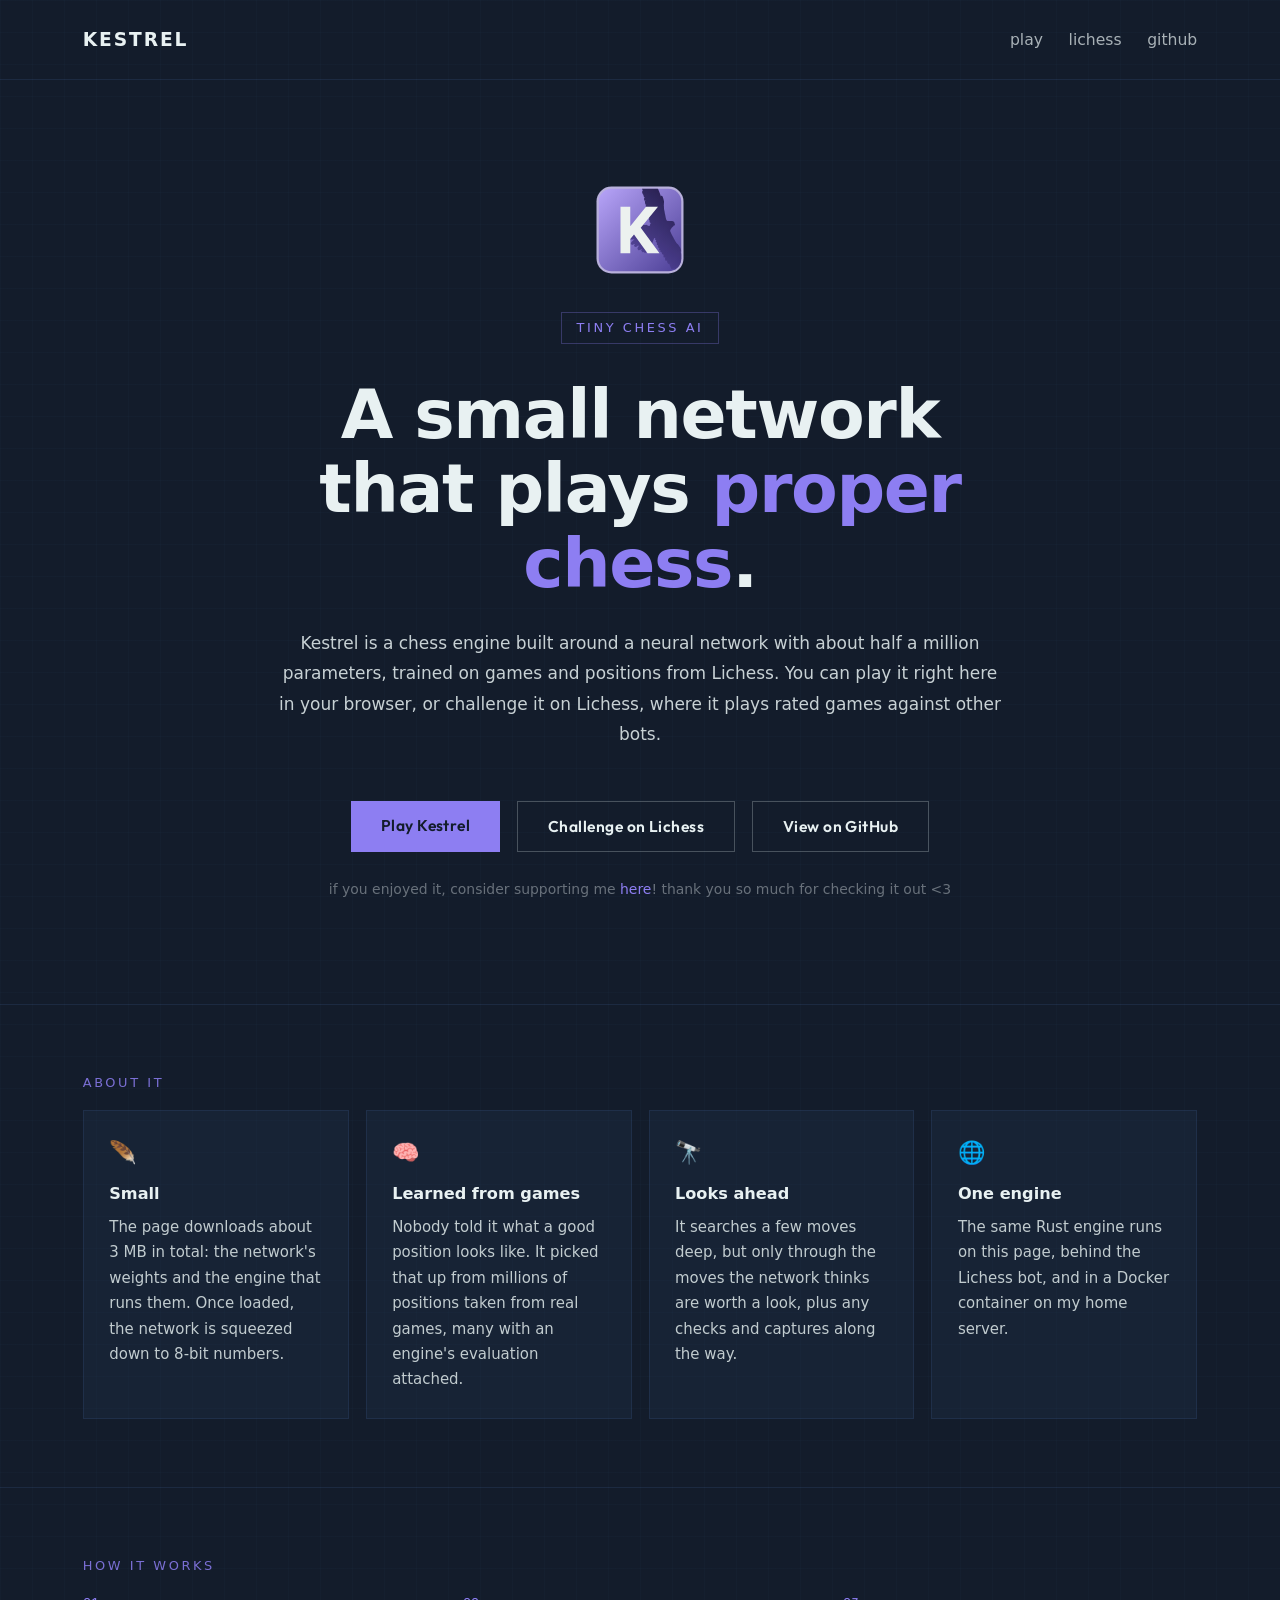
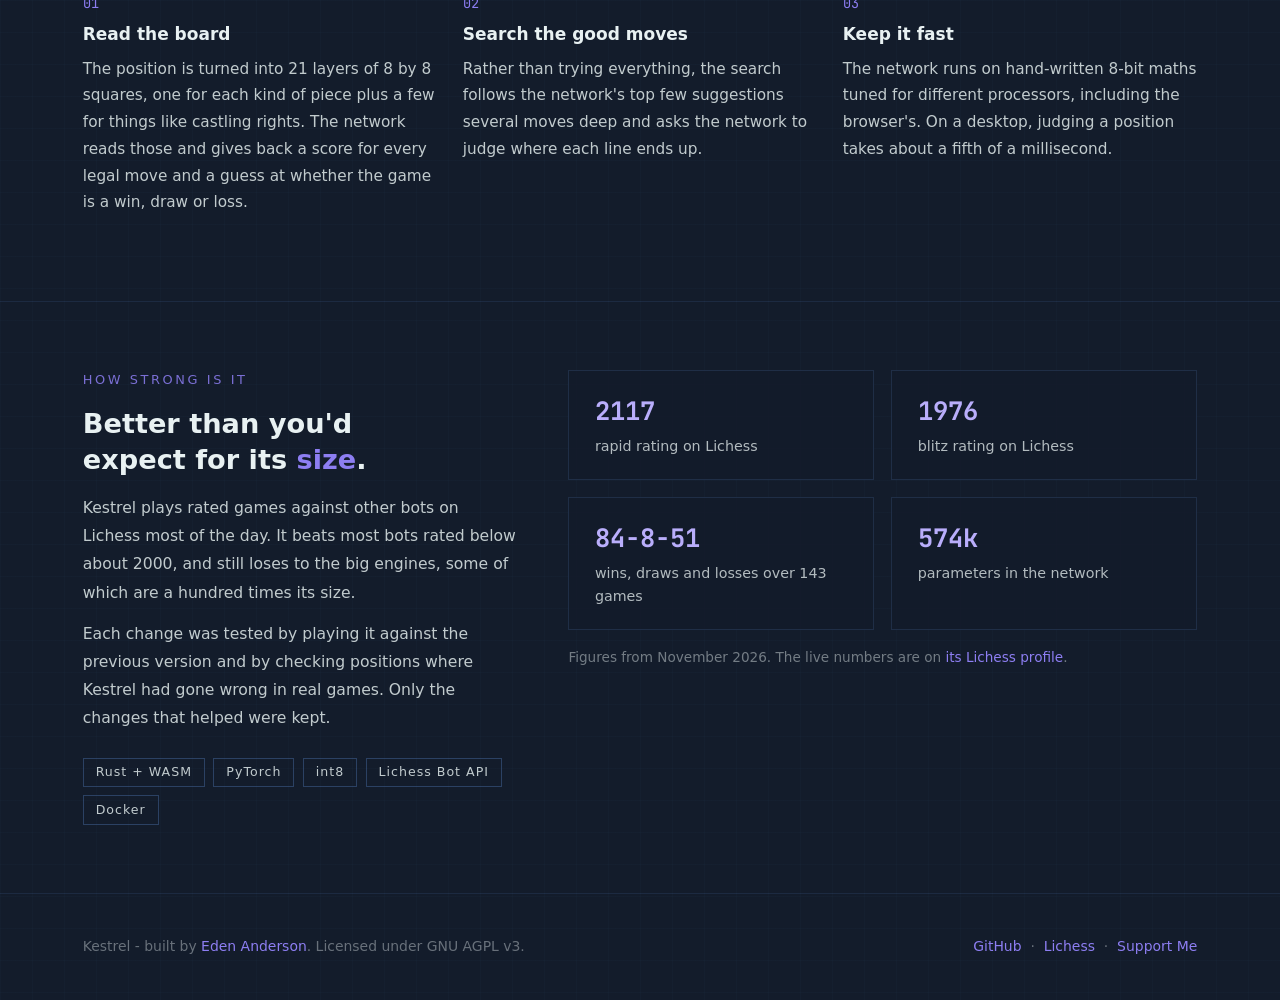
<file: docs/index.html>
<!DOCTYPE html>
<html lang="en">
<head>
    <meta charset="UTF-8">
    <meta name="viewport" content="width=device-width, initial-scale=1.0">
    <title>Kestrel - Tiny Chess AI</title>
    <meta name="description" content="Kestrel is a small neural network chess engine. Play it in your browser or challenge it on Lichess.">
    <link rel="preconnect" href="https://fonts.googleapis.com">
    <link rel="preconnect" href="https://fonts.gstatic.com" crossorigin>
    <link href="https://fonts.googleapis.com/css2?family=JetBrains+Mono:wght@400;700&family=Outfit:wght@400;500;600;700&display=swap" rel="stylesheet">
    <link href="https://cdn.jsdelivr.net/npm/bootstrap@5.3.3/dist/css/bootstrap.min.css" rel="stylesheet">
    <link rel="icon" type="image/svg+xml" href="kestrel.svg">
    <link rel="stylesheet" href="kestrel.css">
    <style>
        /* Hero */
        .hero { padding: 6rem 0 5rem; text-align: center; }
        .hero-logo { width: 96px; height: 96px; margin-bottom: 2rem; }

        .kst-tag {
            display: inline-block;
            font-size: 0.76rem;
            letter-spacing: 0.2em;
            text-transform: uppercase;
            color: var(--accent);
            border: 1px solid rgba(141, 126, 242, 0.3);
            padding: 0.3rem 0.85rem;
            margin-bottom: 2rem;
        }

        .hero h1 {
            font-size: clamp(2.5rem, 6vw, 4rem);
            font-weight: 700;
            letter-spacing: -0.02em;
            line-height: 1.1;
            margin-bottom: 1.5rem;
        }
        .hero h1 span { color: var(--accent); }

        .hero-sub {
            font-size: 1rem;
            line-height: 1.8;
            color: rgba(232, 241, 242, 0.85);
        }

        /* Feature Cards */
        .feature-card {
            background: rgba(43, 65, 98, 0.2);
            border: 1px solid rgba(68, 103, 156, 0.2);
            padding: 1.5rem;
            height: 100%;
            transition: border-color 0.3s ease, background 0.3s ease;
        }
        .feature-card:hover { border-color: rgba(141, 126, 242, 0.3); background: rgba(43, 65, 98, 0.35); }
        .feature-icon { font-size: 1.3rem; margin-bottom: 0.75rem; }
        .feature-title { font-size: 0.95rem; font-weight: 600; margin-bottom: 0.5rem; }
        .feature-desc { font-size: 0.88rem; line-height: 1.7; color: rgba(232, 241, 242, 0.82); margin: 0; }

        /* Steps */
        .step-num {
            font-family: 'JetBrains Mono', monospace;
            font-size: 0.8rem;
            color: var(--accent);
            margin-bottom: 0.5rem;
        }
        .step-title { font-size: 1rem; font-weight: 600; margin-bottom: 0.5rem; }
        .step-text { font-size: 0.9rem; line-height: 1.75; color: rgba(232, 241, 242, 0.82); }

        /* Results */
        .preview-text h2 { font-size: 1.6rem; font-weight: 700; line-height: 1.3; margin-bottom: 1rem; }
        .preview-text h2 span { color: var(--accent); }
        .preview-text p { font-size: 0.92rem; line-height: 1.8; color: rgba(232, 241, 242, 0.82); margin-bottom: 0.75rem; }
        .preview-text p.section-label { font-size: 0.76rem; line-height: 1.5; color: var(--accent); margin-bottom: 1rem; }

        .stat {
            background: rgba(19, 28, 43, 0.85);
            border: 1px solid rgba(68, 103, 156, 0.25);
            padding: 1.25rem 1.5rem;
            height: 100%;
        }
        .stat-value { font-family: 'JetBrains Mono', monospace; font-size: 1.5rem; font-weight: 700; color: var(--light-accent); }
        .stat-label { font-size: 0.84rem; line-height: 1.6; color: rgba(232, 241, 242, 0.75); margin-top: 0.25rem; }
        .stat-note { font-size: 0.8rem; color: rgba(232, 241, 242, 0.45); }

        .kst-badge {
            font-size: 0.74rem;
            letter-spacing: 0.08em;
            padding: 0.25rem 0.7rem;
            border: 1px solid rgba(68, 103, 156, 0.5);
            color: rgba(232, 241, 242, 0.82);
            display: inline-block;
        }
    </style>

    <link href="https://unpkg.com/aos@2.3.1/dist/aos.css" rel="stylesheet">
    <script src="https://unpkg.com/aos@2.3.1/dist/aos.js"></script>
</head>
<body>

<nav>
    <div class="container">
        <div class="d-flex justify-content-between align-items-center">
            <a href="./index.html" class="nav-logo">KESTREL</a>
            <div class="d-flex gap-4">
                <a href="./play/index.html" class="nav-link-item">play</a>
                <a href="https://lichess.org/@/KestrelChess" class="nav-link-item">lichess</a>
                <a href="https://github.com/eande171/kestrel" class="nav-link-item">github</a>
            </div>
        </div>
    </div>
</nav>

<main>

    <!-- Hero -->
    <section class="hero">
        <div class="container">
            <div class="row justify-content-center">
                <div class="col-12 col-md-10 col-lg-8">
                    <img class="hero-logo" src="kestrel.svg" alt="Kestrel logo" data-aos="fade-up">
                    <div><div class="kst-tag" data-aos="fade-up" data-aos-delay="100">Tiny Chess AI</div></div>
                    <h1 data-aos="fade-up" data-aos-delay="200">A small network<br>that plays <span>proper chess</span>.</h1>
                    <p class="hero-sub mb-5" data-aos="fade-up" data-aos-delay="300">
                        Kestrel is a chess engine built around a neural network with about half a million parameters,
                        trained on games and positions from Lichess. You can play it right here in your browser,
                        or challenge it on Lichess, where it plays rated games against other bots.
                    </p>
                    <div class="d-flex flex-wrap gap-3 justify-content-center" data-aos="fade-up" data-aos-delay="400">
                        <a class="kst-btn kst-btn-primary" href="play/index.html">Play Kestrel</a>
                        <a class="kst-btn kst-btn-secondary" href="https://lichess.org/@/KestrelChess">Challenge on Lichess</a>
                        <a class="kst-btn kst-btn-secondary" href="https://github.com/eande171/kestrel">View on GitHub</a>
                    </div>
                    <p class="hero-sub text-center mt-4" data-aos="fade-up" data-aos-delay="500" style="font-size: 0.82rem; color: rgba(232, 241, 242, 0.4);">
                        if you enjoyed it, consider supporting me <a href="https://ko-fi.com/eande171">here</a>! thank you so much for checking it out &lt;3
                    </p>
                </div>
            </div>
        </div>
    </section>

    <!-- Features -->
    <section class="section-divider">
        <div class="container">
            <p class="section-label">About it</p>
            <div class="row g-3">
                <div class="col-12 col-sm-6 col-lg-3" data-aos="fade-in" data-aos-delay="100">
                    <div class="feature-card">
                        <div class="feature-icon">🪶</div>
                        <div class="feature-title">Small</div>
                        <p class="feature-desc">The page downloads about 3 MB in total: the network's weights and the engine that runs them. Once loaded, the network is squeezed down to 8-bit numbers.</p>
                    </div>
                </div>
                <div class="col-12 col-sm-6 col-lg-3" data-aos="fade-in" data-aos-delay="200">
                    <div class="feature-card">
                        <div class="feature-icon">🧠</div>
                        <div class="feature-title">Learned from games</div>
                        <p class="feature-desc">Nobody told it what a good position looks like. It picked that up from millions of positions taken from real games, many with an engine's evaluation attached.</p>
                    </div>
                </div>
                <div class="col-12 col-sm-6 col-lg-3" data-aos="fade-in" data-aos-delay="300">
                    <div class="feature-card">
                        <div class="feature-icon">🔭</div>
                        <div class="feature-title">Looks ahead</div>
                        <p class="feature-desc">It searches a few moves deep, but only through the moves the network thinks are worth a look, plus any checks and captures along the way.</p>
                    </div>
                </div>
                <div class="col-12 col-sm-6 col-lg-3" data-aos="fade-in" data-aos-delay="400">
                    <div class="feature-card">
                        <div class="feature-icon">🌐</div>
                        <div class="feature-title">One engine</div>
                        <p class="feature-desc">The same Rust engine runs on this page, behind the Lichess bot, and in a Docker container on my home server.</p>
                    </div>
                </div>
            </div>
        </div>
    </section>

    <!-- How It Works -->
    <section class="section-divider">
        <div class="container">
            <p class="section-label">How it works</p>
            <div class="row g-4">
                <div class="col-12 col-md-4" data-aos="fade-up" data-aos-delay="100">
                    <div class="step-num">01</div>
                    <div class="step-title">Read the board</div>
                    <p class="step-text">The position is turned into 21 layers of 8 by 8 squares, one for each kind of piece plus a few for things like castling rights. The network reads those and gives back a score for every legal move and a guess at whether the game is a win, draw or loss.</p>
                </div>
                <div class="col-12 col-md-4" data-aos="fade-up" data-aos-delay="200">
                    <div class="step-num">02</div>
                    <div class="step-title">Search the good moves</div>
                    <p class="step-text">Rather than trying everything, the search follows the network's top few suggestions several moves deep and asks the network to judge where each line ends up.</p>
                </div>
                <div class="col-12 col-md-4" data-aos="fade-up" data-aos-delay="300">
                    <div class="step-num">03</div>
                    <div class="step-title">Keep it fast</div>
                    <p class="step-text">The network runs on hand-written 8-bit maths tuned for different processors, including the browser's. On a desktop, judging a position takes about a fifth of a millisecond.</p>
                </div>
            </div>
        </div>
    </section>

    <!-- Results -->
    <section class="section-divider">
        <div class="container">
            <div class="row g-5 align-items-start">
                <div class="col-12 col-lg-5 preview-text" data-aos="fade-right">
                    <p class="section-label">How strong is it</p>
                    <h2>Better than you'd<br>expect for its <span>size</span>.</h2>
                    <p>Kestrel plays rated games against other bots on Lichess most of the day. It beats most bots rated below about 2000, and still loses to the big engines, some of which are a hundred times its size.</p>
                    <p>Each change was tested by playing it against the previous version and by checking positions where Kestrel had gone wrong in real games. Only the changes that helped were kept.</p>
                    <div class="d-flex flex-wrap gap-2 mt-4">
                        <span class="kst-badge">Rust + WASM</span>
                        <span class="kst-badge">PyTorch</span>
                        <span class="kst-badge">int8</span>
                        <span class="kst-badge">Lichess Bot API</span>
                        <span class="kst-badge">Docker</span>
                    </div>
                </div>
                <div class="col-12 col-lg-7" data-aos="fade-left">
                    <div class="row g-3">
                        <div class="col-6"><div class="stat"><div class="stat-value" id="stat-rapid">2117</div><div class="stat-label">rapid rating on Lichess</div></div></div>
                        <div class="col-6"><div class="stat"><div class="stat-value" id="stat-blitz">1976</div><div class="stat-label">blitz rating on Lichess</div></div></div>
                        <div class="col-6"><div class="stat"><div class="stat-value" id="stat-record">84-8-51</div><div class="stat-label" id="stat-record-label">wins, draws and losses over 143 games</div></div></div>
                        <div class="col-6"><div class="stat"><div class="stat-value">574k</div><div class="stat-label">parameters in the network</div></div></div>
                    </div>
                    <p class="stat-note mt-3" id="stat-note">Figures from November 2026. The live numbers are on <a href="https://lichess.org/@/KestrelChess">its Lichess profile</a>.</p>
                </div>
            </div>
        </div>
    </section>

</main>

<footer>
    <div class="container">
        <div class="d-flex flex-wrap justify-content-between align-items-center gap-3">
            <span>Kestrel - built by <a href="https://github.com/eande171">Eden Anderson</a>. Licensed under GNU AGPL v3.</span>
            <span>
                <a href="https://github.com/eande171/kestrel">GitHub</a>
                &nbsp;·&nbsp;
                <a href="https://lichess.org/@/KestrelChess">Lichess</a>
                &nbsp;·&nbsp;
                <a href="https://ko-fi.com/eande171">Support Me</a>
            </span>
        </div>
    </div>
</footer>

<script>
    if (window.AOS) AOS.init({ once: true });
    else document.querySelectorAll('[data-aos]').forEach(e => e.removeAttribute('data-aos'));
</script>
<script>
    // Live Lichess Stats
    (async () => {
        const key = 'kestrel-lichess-stats';
        const fresh = 10 * 60 * 1000;
        let user = null;
        try {
            const saved = JSON.parse(localStorage.getItem(key) || 'null');
            if (saved && Date.now() - saved.at < fresh) user = saved.user;
        } catch {
            user = null;
        }
        if (!user) {
            try {
                const response = await fetch('https://lichess.org/api/user/KestrelChess', { signal: AbortSignal.timeout(5000) });
                if (!response.ok) return;
                user = await response.json();
                try {
                    localStorage.setItem(key, JSON.stringify({ at: Date.now(), user }));
                } catch {
                    // Storage Unavailable
                }
            } catch {
                return;
            }
        }
        const rating = speed => user.perfs && user.perfs[speed] && user.perfs[speed].rating;
        const count = user.count || {};
        if (rating('rapid')) document.getElementById('stat-rapid').textContent = rating('rapid');
        if (rating('blitz')) document.getElementById('stat-blitz').textContent = rating('blitz');
        if (count.win !== undefined) {
            const games = count.win + count.draw + count.loss;
            document.getElementById('stat-record').textContent = `${count.win}-${count.draw}-${count.loss}`;
            document.getElementById('stat-record-label').textContent = `wins, draws and losses over ${games} games`;
        }
        document.getElementById('stat-note').innerHTML =
            'Live from <a href="https://lichess.org/@/KestrelChess">its Lichess profile</a>.';
    })();
</script>
<script src="https://cdn.jsdelivr.net/npm/bootstrap@5.3.3/dist/js/bootstrap.bundle.min.js"></script>
</body>
</html>
</file>
<file: docs/kestrel.css>
:root {
    --light-indigo: #44679C;
    --indigo: #2B4162;
    --dark-indigo: #131C2B;
    --white: #E8F1F2;
    --light-accent: #b9aefb;
    --accent: #8d7ef2;
    --muted: rgba(232, 241, 242, 0.7);
    --line: rgba(68, 103, 156, 0.2);
    --bs-heading-color: #E8F1F2;
    --bs-body-color: #E8F1F2;
}

*, *::before, *::after { box-sizing: border-box; }

html {
    color: var(--white);
    font-family: 'Outfit', sans-serif;
    font-size: 17px;
    background-color: var(--dark-indigo);
}

body {
    margin: 0;
    background-color: var(--dark-indigo);
    background-image:
        linear-gradient(rgba(68, 103, 156, 0.04) 1px, transparent 1px),
        linear-gradient(90deg, rgba(68, 103, 156, 0.04) 1px, transparent 1px);
    background-size: 32px 32px;
    overflow-x: hidden;
}

a {
    color: var(--accent);
    text-decoration: none;
    display: inline-block;
    transition: transform 0.3s ease-in-out, color 0.3s ease-in-out;
    transform-origin: center center;
}
a:hover { transform: scale(1.05); color: var(--light-accent); }

code {
    font-family: 'JetBrains Mono', monospace;
    font-size: 0.82em;
    color: var(--light-accent);
    background: rgba(68, 103, 156, 0.15);
    padding: 0.1em 0.35em;
}

nav { padding: 1.5rem 0; border-bottom: 1px solid var(--line); }
.nav-logo { font-size: 1.1rem; font-weight: 700; color: var(--white) !important; letter-spacing: 0.1em; }
.nav-logo:hover { color: var(--white) !important; }
.nav-link-item { font-size: 0.92rem; color: rgba(232, 241, 242, 0.7) !important; }
.nav-link-item:hover { color: var(--light-accent) !important; }

.section-divider { border-top: 1px solid var(--line); padding: 4rem 0; }
.section-label { font-size: 0.76rem; letter-spacing: 0.2em; text-transform: uppercase; color: var(--accent); margin-bottom: 1rem; opacity: 0.85; }

.kst-btn {
    display: inline-block;
    padding: 0.75rem 1.75rem;
    font-family: 'Outfit', sans-serif;
    font-size: 0.92rem;
    font-weight: 600;
    letter-spacing: 0.03em;
    cursor: pointer;
    border: none;
    border-radius: 0;
    transition: transform 0.3s ease, color 0.3s ease, background 0.3s ease, border-color 0.3s ease;
    transform-origin: center center;
}
.kst-btn:hover:not(:disabled) { transform: scale(1.05); }
.kst-btn:disabled { opacity: 0.4; cursor: not-allowed; }
.kst-btn-primary { background: var(--accent); color: var(--dark-indigo) !important; }
.kst-btn-primary:hover:not(:disabled) { background: var(--light-accent); }
.kst-btn-secondary { background: transparent; color: var(--white) !important; border: 1px solid rgba(232, 241, 242, 0.25); }
.kst-btn-secondary:hover:not(:disabled) { border-color: rgba(232, 241, 242, 0.6); }

footer { padding: 2.5rem 0; border-top: 1px solid var(--line); font-size: 0.82rem; color: rgba(232, 241, 242, 0.4); }
</file>
